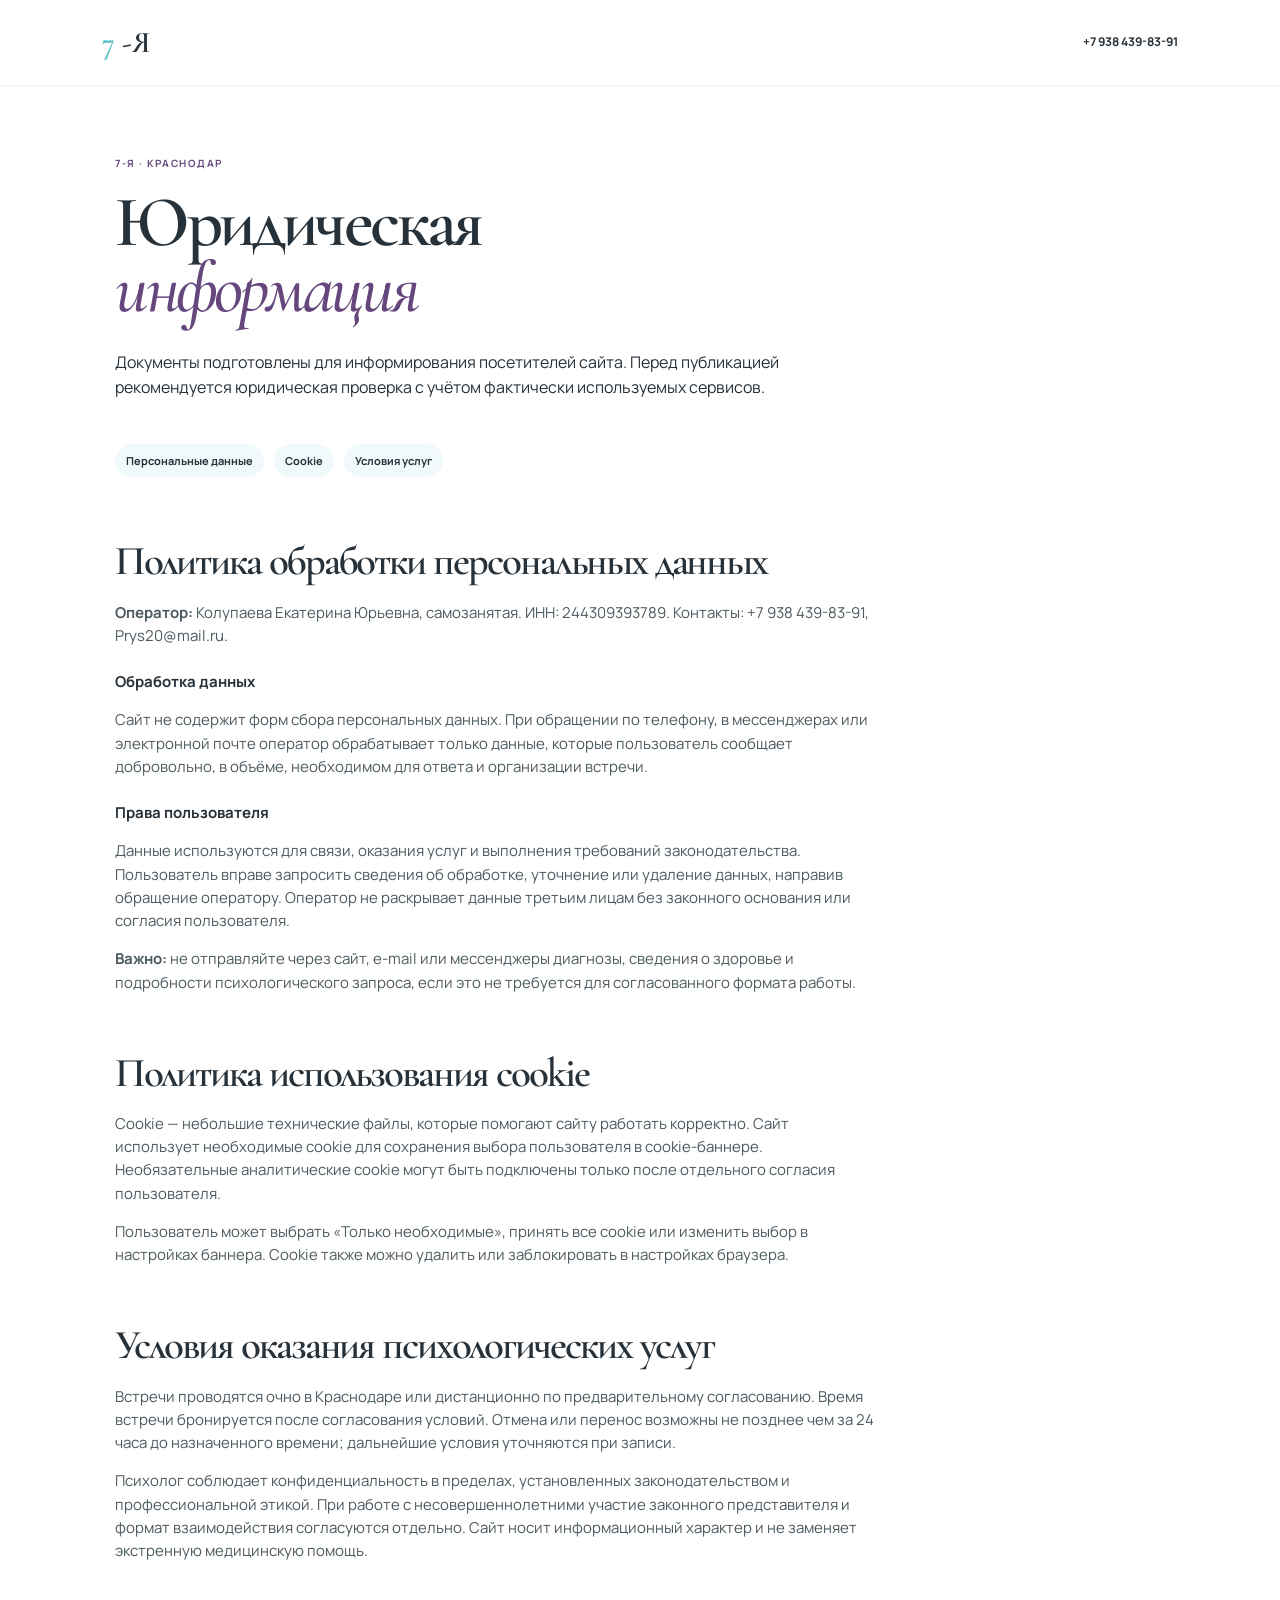
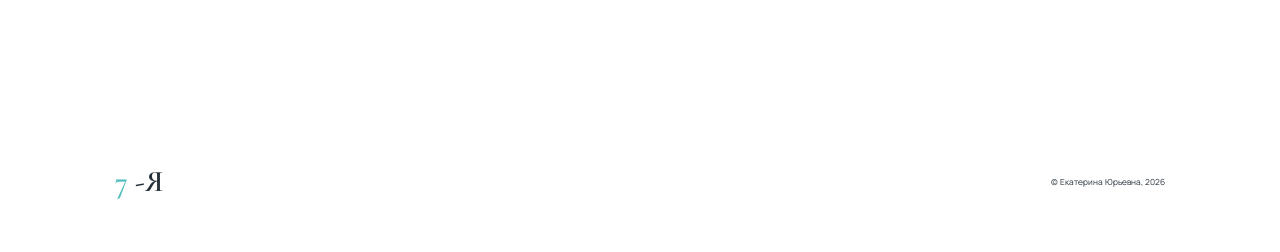
<file: legal.html>
<!doctype html><html lang="ru"><head><meta charset="UTF-8"><meta name="viewport" content="width=device-width,initial-scale=1.0"><link rel="canonical" href="https://психолог-колупаева.рф/legal.html"><link rel="icon" href="assets/favicon.svg" type="image/svg+xml"><title>Юридическая информация — 7-Я</title><link rel="preconnect" href="https://fonts.googleapis.com"><link rel="preconnect" href="https://fonts.gstatic.com" crossorigin><link href="https://fonts.googleapis.com/css2?family=Cormorant+Garamond:wght@500;600;700&family=Manrope:wght@400;500;600;700&display=swap" rel="stylesheet"><link rel="stylesheet" href="styles.css"></head><body><header><a class="brand" href="index.html"><span>7</span>-Я</a><a href="tel:+79384398391" class="phone">+7 938 439-83-91</a></header><main class="legal section"><p class="eyebrow">7-Я · Краснодар</p><h1>Юридическая<br><i>информация</i></h1><p class="lead">Документы подготовлены для информирования посетителей сайта. Перед публикацией рекомендуется юридическая проверка с учётом фактически используемых сервисов.</p><nav class="legal-nav"><a href="#privacy">Персональные данные</a><a href="#cookies">Cookie</a><a href="#offer">Условия услуг</a></nav><section id="privacy"><h2>Политика обработки персональных данных</h2><p><b>Оператор:</b> Колупаева Екатерина Юрьевна, самозанятая. ИНН: 244309393789. Контакты: +7 938 439-83-91, Prys20@mail.ru.</p><h3>Обработка данных</h3><p>Сайт не содержит форм сбора персональных данных. При обращении по телефону, в мессенджерах или электронной почте оператор обрабатывает только данные, которые пользователь сообщает добровольно, в объёме, необходимом для ответа и организации встречи.</p><h3>Права пользователя</h3><p>Данные используются для связи, оказания услуг и выполнения требований законодательства. Пользователь вправе запросить сведения об обработке, уточнение или удаление данных, направив обращение оператору. Оператор не раскрывает данные третьим лицам без законного основания или согласия пользователя.</p><p><b>Важно:</b> не отправляйте через сайт, e-mail или мессенджеры диагнозы, сведения о здоровье и подробности психологического запроса, если это не требуется для согласованного формата работы.</p></section><section id="cookies"><h2>Политика использования cookie</h2><p>Cookie — небольшие технические файлы, которые помогают сайту работать корректно. Сайт использует необходимые cookie для сохранения выбора пользователя в cookie-баннере. Необязательные аналитические cookie могут быть подключены только после отдельного согласия пользователя.</p><p>Пользователь может выбрать «Только необходимые», принять все cookie или изменить выбор в настройках баннера. Cookie также можно удалить или заблокировать в настройках браузера.</p></section><section id="offer"><h2>Условия оказания психологических услуг</h2><p>Встречи проводятся очно в Краснодаре или дистанционно по предварительному согласованию. Время встречи бронируется после согласования условий. Отмена или перенос возможны не позднее чем за 24 часа до назначенного времени; дальнейшие условия уточняются при записи.</p><p>Психолог соблюдает конфиденциальность в пределах, установленных законодательством и профессиональной этикой. При работе с несовершеннолетними участие законного представителя и формат взаимодействия согласуются отдельно. Сайт носит информационный характер и не заменяет экстренную медицинскую помощь.</p></section></main><footer><a class="brand" href="index.html"><span>7</span>-Я</a><small>© Екатерина Юрьевна, 2026</small></footer></body></html>
</file>
<file: styles.css>
:root{--ink:#26313a;--v:#65477d;--t:#55bfc0;--sky:#a8d9ec;--pale:#f2f9fc;--serif:"Cormorant Garamond",Georgia,serif;--sans:Manrope,Arial,sans-serif}*{box-sizing:border-box}html{scroll-behavior:smooth}body{margin:0;color:var(--ink);font:400 15px/1.55 var(--sans)}a{text-decoration:none;color:inherit}header{height:86px;padding:0 8vw;display:flex;align-items:center;justify-content:space-between;gap:25px}.brand{font:600 30px/1 var(--serif)}.brand span{color:var(--t)}nav{display:flex;gap:26px;font-size:12px}.phone{font-size:12px;font-weight:700}.section{padding:105px 9vw}.hero{display:grid;grid-template-columns:1.04fr .96fr;gap:5vw;align-items:center;padding-top:45px;min-height:650px}.eyebrow{font-size:10px;letter-spacing:.15em;text-transform:uppercase;color:var(--v);font-weight:700;margin:0 0 18px}h1,h2{font:600 clamp(46px,5.6vw,77px)/.93 var(--serif);letter-spacing:-.05em;margin:0}h2{font-size:clamp(42px,4.5vw,65px)}h1 i,h2 i{font-weight:500;color:var(--v)}.lead,.intro{font-size:16px;max-width:500px;margin:27px 0}.buttons{display:flex;gap:10px;flex-wrap:wrap}.button{display:inline-flex;padding:14px 19px;border-radius:99px;background:var(--v);color:#fff;font-size:12px;font-weight:700;transition:.2s}.button:hover{transform:translateY(-2px)}.secondary{background:#fff;color:var(--ink);border:1px solid #d8e2e5}.facts{font-size:11px;color:#647277;margin-top:30px}.hero-photo{height:550px;position:relative;border-radius:180px 180px 20px 20px;overflow:hidden}.hero-photo img{width:100%;height:100%;object-fit:cover}.hero-photo small{position:absolute;bottom:18px;left:18px;background:#fffffff2;padding:11px 15px;border-radius:12px;font-size:11px}.hero-photo small:first-letter{color:var(--t)}.pale{background:var(--pale)}.center{text-align:center}.feelings{display:grid;grid-template-columns:repeat(3,1fr);gap:12px;margin-top:46px}.feelings span{padding:28px 12px;min-height:100px;border-radius:12px;background:#fff;display:flex;align-items:center;justify-content:center;font:600 23px/1.05 var(--serif)}.feelings span:nth-child(2),.feelings span:nth-child(5){background:var(--sky)}.cards{display:grid;grid-template-columns:repeat(4,1fr);gap:13px;margin:43px 0 18px;text-align:left}.cards article{min-height:215px;border:1px solid #d9e4e7;border-radius:12px;padding:22px}.cards article>b,.steps article>b{color:var(--t);font:500 21px var(--serif)}h3{margin:38px 0 6px;font-size:15px}.cards p,.steps p{margin:0;color:#67747a;font-size:12px}.link{font-size:12px;font-weight:700;color:var(--v)}.violet{background:var(--v);color:#fff}.violet .eyebrow,.violet h2 i{color:var(--sky)}.group{display:grid;grid-template-columns:1fr 1fr;align-items:center;gap:8vw}.group>div>p{max-width:420px}.aqua{background:var(--t);margin-top:12px}.group ul{padding:0;margin:0;list-style:none}.group li{font:500 25px var(--serif);padding:17px 0;border-bottom:1px solid #ffffff55}.steps{margin:45px auto 0;max-width:940px;display:grid;grid-template-columns:repeat(4,1fr);text-align:left;gap:24px}.steps h3{margin:18px 0 7px}.about{background:var(--sky);display:grid;grid-template-columns:.65fr 1fr;gap:8vw;align-items:center}.seven{font:600 clamp(140px,19vw,270px)/.8 var(--serif);color:#fff}.seven span{color:var(--v)}.about>div>p:not(.eyebrow):not(.tags){font-size:16px;max-width:580px}.tags{display:flex;flex-wrap:wrap;gap:7px}.tags span{font-size:10px;background:#ffffffa8;border-radius:99px;padding:7px 10px}.prices{margin:42px auto 13px;max-width:850px;border-top:1px solid #d8e3e6;text-align:left}.prices p{display:grid;grid-template-columns:1.3fr 1fr 1fr;margin:0;padding:15px 0;border-bottom:1px solid #d8e3e6}.prices span,.prices+small{font-size:11px;color:#68777d}.prices strong{text-align:right;font-size:13px}.faq{display:grid;grid-template-columns:.8fr 1.2fr;gap:8vw;text-align:left}.faq details{padding:17px 0;border-top:1px solid #cfdee2}.faq details:last-child{border-bottom:1px solid #cfdee2}.faq summary{font-size:13px;font-weight:700;cursor:pointer;list-style:none;display:flex;justify-content:space-between}.faq summary::-webkit-details-marker{display:none}.faq summary b{color:var(--v);font-size:19px}.faq details p{font-size:12px;color:#647278}.contact{background:var(--t);color:#fff}.contact .eyebrow,.contact h2 i{color:var(--v)}.contact>p:not(.eyebrow){max-width:480px;margin:24px auto}.contact .buttons{justify-content:center}.white{background:#fff;color:var(--v)}.clear{background:transparent;border:1px solid #ffffffaa}.contact small{display:block;margin-top:40px}footer{padding:40px 9vw 55px;display:flex;align-items:center;justify-content:space-between;font-size:10px}footer div{display:flex;gap:17px;color:#647278}.cookie{position:fixed;z-index:5;bottom:20px;left:20px;max-width:420px;background:#fff;padding:18px;border:1px solid #dbe6e8;border-radius:15px;box-shadow:0 15px 40px #26313a22;font-size:11px}.cookie p{margin:5px 0}.cookie>a{color:var(--v);text-decoration:underline}.cookie button{font:700 10px var(--sans);background:var(--v);border:0;color:#fff;padding:8px 10px;border-radius:99px;cursor:pointer}.cookie .muted{background:var(--pale);color:var(--ink)}.cookie .x{position:absolute;right:10px;top:8px;background:none;color:#647278;font-size:18px}.cookie .settings{display:block;border-top:1px solid #e0e8ea;padding-top:9px}.cookie .settings button{margin-left:8px}.mobile{display:none}.legal{max-width:1000px;padding-top:70px}.legal .lead{max-width:680px}.legal-nav{display:flex;flex-wrap:wrap;gap:10px;margin:45px 0 65px}.legal-nav a{padding:8px 11px;background:var(--pale);border-radius:99px;font-size:11px;font-weight:700}.legal section{padding:0 0 45px}.legal h2{font-size:41px;margin-bottom:20px}.legal h3{margin:23px 0 7px}.legal section p{max-width:760px;color:#4c5a60}
@media(max-width:760px){header{height:68px;padding:0 6vw}header nav,.phone{display:none}.section{padding:75px 6vw}.hero{display:flex;flex-direction:column;padding-top:20px;min-height:0}.hero-photo{order:-1;width:100%;height:420px;border-radius:125px 125px 18px 18px}.feelings,.cards{grid-template-columns:1fr 1fr}.feelings{margin-top:32px}.feelings span{font-size:20px}.cards article{min-height:185px;padding:18px}.cards h3{margin-top:29px}.group,.about,.faq{display:block}.group ul{margin-top:36px}.group li{font-size:21px}.steps{grid-template-columns:1fr 1fr;gap:28px}.seven{font-size:135px;margin-bottom:36px}.prices p{grid-template-columns:1.2fr .6fr .9fr}.faq>div+div{margin-top:38px}.contact h2{font-size:45px}footer{display:block;padding:30px 6vw 80px}footer div{display:grid;gap:7px;margin:20px 0}.mobile{position:fixed;bottom:0;z-index:4;width:100%;height:60px;display:grid;grid-template-columns:repeat(3,1fr);align-items:center;text-align:center;background:#fff;border-top:1px solid #dbe6e8;font-size:10px;font-weight:700}.mobile a:first-child{color:var(--v)}.cookie{left:10px;right:10px;bottom:70px;max-width:none}.legal{padding-top:45px}.legal h1{font-size:52px}.legal h2{font-size:38px}}

/* Fixed navigation and mobile controls */
body{padding-top:86px}header{position:fixed;top:0;left:0;right:0;z-index:20;background:rgba(255,255,255,.96);border-bottom:1px solid #eef2f3;backdrop-filter:blur(12px)}.phone-icon,.menu-toggle{display:none}.hero-photo img{object-position:center 33%}.brand{display:inline-flex;align-items:center;gap:7px;color:var(--ink)}.brand-name{font:600 30px/1 var(--serif);letter-spacing:-1px}.triquetra{width:29px;height:29px;color:var(--t);flex:0 0 auto}
 .service-intro-row{display:flex;align-items:center;justify-content:space-between;gap:28px}.service-intro-row .intro{margin:27px 0}.service-cta{flex:0 0 auto}.cookie{display:flex;align-items:center;gap:20px}.cookie[hidden]{display:none}.cookie-copy{flex:1}.cookie-action{flex:0 0 auto}.cookie-action button{white-space:nowrap}
@media(max-width:760px){body{padding-top:68px}header{height:68px;padding:0 6vw}.phone{display:none}.phone-icon{display:grid;place-items:center;margin-left:auto;width:34px;height:34px;border:1px solid #d8e2e5;border-radius:50%;font-size:17px;color:var(--v)}.menu-toggle{display:grid;gap:4px;width:34px;height:34px;padding:8px;border:0;background:transparent;cursor:pointer}.menu-toggle span{display:block;width:100%;height:1.5px;background:var(--ink);transition:.2s}.menu-toggle[aria-expanded="true"] span:nth-child(1){transform:translateY(5.5px) rotate(45deg)}.menu-toggle[aria-expanded="true"] span:nth-child(2){opacity:0}.menu-toggle[aria-expanded="true"] span:nth-child(3){transform:translateY(-5.5px) rotate(-45deg)}header nav.open{display:grid;position:absolute;top:60px;left:6vw;right:6vw;z-index:21;padding:18px;background:#fff;border:1px solid #d8e2e5;border-radius:14px;box-shadow:0 14px 34px #26313a18;font-size:13px}.menu-call{margin-top:6px;padding:11px 13px;border-radius:10px;background:var(--v);color:#fff;text-align:center;font-weight:700}.hero-photo img{object-position:center 27%}}
@media(max-width:760px){.service-intro-row{display:block}.service-intro-row .service-cta{margin-top:4px}.cookie{display:flex}.cookie-action{align-self:center}}

/* Reviews carousel */
.reviews{overflow:hidden}.reviews-head{display:flex;align-items:flex-end;justify-content:space-between;gap:30px;margin-bottom:42px}.reviews-controls{display:flex;align-items:center;gap:12px}.review-arrow,.lightbox-arrow,.lightbox-close{border:1px solid #d7e3e6;background:#fff;color:var(--ink);cursor:pointer;transition:.2s}.review-arrow{width:46px;height:46px;border-radius:50%;font-size:19px}.review-arrow:hover{background:var(--v);border-color:var(--v);color:#fff}.review-count{min-width:58px;text-align:center;font-size:11px;font-weight:700;color:#65737a}.reviews-viewport{overflow:hidden}.reviews-track{display:flex;gap:18px;transition:transform .45s cubic-bezier(.22,.61,.36,1);touch-action:pan-y}.review-slide{flex:0 0 calc((100% - 36px)/3);height:520px;padding:0;overflow:hidden;border:1px solid #d7e3e6;border-radius:18px;background:var(--pale);cursor:zoom-in}.review-slide img{width:100%;height:100%;display:block;object-fit:cover;object-position:top;transition:transform .35s}.review-slide:hover img{transform:scale(1.02)}.reviews-hint{margin:18px 0 0;color:#6a777d;font-size:11px}.review-lightbox{position:fixed;inset:0;z-index:50;display:grid;grid-template-columns:60px minmax(0,900px) 60px;align-items:center;justify-content:center;gap:18px;padding:30px;background:#172029e8}.review-lightbox[hidden]{display:none}.review-lightbox img{display:block;max-width:100%;max-height:90vh;margin:auto;border-radius:12px;box-shadow:0 20px 70px #0008}.lightbox-arrow{width:50px;height:50px;border:0;border-radius:50%;font-size:20px}.lightbox-close{position:absolute;right:24px;top:20px;width:46px;height:46px;border:0;border-radius:50%;font-size:27px}.lightbox-arrow:hover,.lightbox-close:hover{background:var(--t);color:#fff}.review-lightbox-open{overflow:hidden}
@media(max-width:900px){.review-slide{flex-basis:calc((100% - 18px)/2)}}
@media(max-width:760px){.reviews-head{align-items:flex-end;margin-bottom:28px}.reviews-head h2{font-size:42px}.reviews-controls{gap:6px}.review-arrow{width:40px;height:40px}.review-count{min-width:47px}.review-slide{flex-basis:84%;height:470px}.review-lightbox{grid-template-columns:42px minmax(0,1fr) 42px;gap:7px;padding:64px 8px 20px}.lightbox-arrow{width:40px;height:40px}.lightbox-close{right:12px;top:12px;width:40px;height:40px}.review-lightbox img{max-height:82vh}}
.lightbox-arrow{position:relative;z-index:2}.lightbox-close{z-index:3}
.review-lightbox img{cursor:zoom-out}

/* Certificates carousel */
.certificates{overflow:hidden;background:#fff}.certificates-head{display:flex;align-items:flex-end;justify-content:space-between;gap:30px;margin-bottom:42px}.certificates-controls{display:flex;align-items:center;gap:12px}.certificate-arrow{width:46px;height:46px;border:1px solid #d7e3e6;border-radius:50%;background:#fff;color:var(--ink);font-size:19px;cursor:pointer;transition:.2s}.certificate-arrow:hover{background:var(--v);border-color:var(--v);color:#fff}.certificate-count{min-width:58px;text-align:center;font-size:11px;font-weight:700;color:#65737a}.certificates-viewport{overflow:hidden}.certificates-track{display:flex;gap:18px;transition:transform .45s cubic-bezier(.22,.61,.36,1);touch-action:pan-y}.certificate-slide{flex:0 0 calc((100% - 36px)/3);height:470px;padding:18px;overflow:hidden;border:1px solid #d7e3e6;border-radius:18px;background:var(--pale);cursor:zoom-in}.certificate-slide img{width:100%;height:100%;display:block;object-fit:contain;transition:transform .35s}.certificate-slide:hover img{transform:scale(1.02)}.certificates-hint{margin:18px 0 0;color:#6a777d;font-size:11px}.certificate-lightbox{position:fixed;inset:0;z-index:55;display:grid;grid-template-columns:60px minmax(0,900px) 60px;align-items:center;justify-content:center;gap:18px;padding:30px;background:#172029e8}.certificate-lightbox[hidden]{display:none}.certificate-lightbox img{display:block;max-width:100%;max-height:90vh;margin:auto;border-radius:12px;box-shadow:0 20px 70px #0008;cursor:zoom-out}.certificate-lightbox-arrow,.certificate-lightbox-close{position:relative;z-index:2;width:50px;height:50px;border:0;border-radius:50%;background:#fff;color:var(--ink);font-size:20px;cursor:pointer}.certificate-lightbox-close{position:absolute;z-index:3;right:24px;top:20px;font-size:27px}.certificate-lightbox-arrow:hover,.certificate-lightbox-close:hover{background:var(--t);color:#fff}
@media(max-width:900px){.certificate-slide{flex-basis:calc((100% - 18px)/2)}}
@media(max-width:760px){.certificates-head{align-items:flex-end;margin-bottom:28px}.certificates-head h2{font-size:42px}.certificates-controls{gap:6px}.certificate-arrow{width:40px;height:40px}.certificate-count{min-width:47px}.certificate-slide{flex-basis:84%;height:430px;padding:12px}.certificate-lightbox{grid-template-columns:42px minmax(0,1fr) 42px;gap:7px;padding:64px 8px 20px}.certificate-lightbox-arrow{width:40px;height:40px}.certificate-lightbox-close{right:12px;top:12px;width:40px;height:40px}.certificate-lightbox img{max-height:82vh}}

/* Calm reveal motion */
.motion-ready .reveal{opacity:0;transform:translateY(24px);transition:opacity .7s cubic-bezier(.22,.61,.36,1),transform .7s cubic-bezier(.22,.61,.36,1)}.motion-ready .reveal.is-visible{opacity:1;transform:none}.motion-ready .reveal-item{opacity:0;transform:translateY(18px);transition:opacity .58s cubic-bezier(.22,.61,.36,1),transform .58s cubic-bezier(.22,.61,.36,1);transition-delay:var(--reveal-delay,0ms)}.motion-ready .reveal.is-visible .reveal-item,.motion-ready .reveal-item.is-visible{opacity:1;transform:none}.cards article,.steps article,.feelings span,.certificate-slide,.review-slide{will-change:transform}.cards article:hover,.steps article:hover{transform:translateY(-4px);box-shadow:0 14px 34px #26313a10;transition:transform .25s ease,box-shadow .25s ease}.feelings span{transition:transform .25s ease}.feelings span:hover{transform:translateY(-3px)}
@media(prefers-reduced-motion:reduce){html{scroll-behavior:auto}.motion-ready .reveal,.motion-ready .reveal-item{opacity:1;transform:none;transition:none}.cards article,.steps article,.feelings span,.certificate-slide,.review-slide,.button{transition:none!important}.cards article:hover,.steps article:hover,.feelings span:hover,.button:hover{transform:none}}

/* Comfortable spacing for process cards */
.steps{gap:12px}.steps article{padding:22px;border-radius:14px}
@media(max-width:760px){.steps{gap:12px}.steps article{padding:18px}}

/* FAQ accordion motion */
.faq details{overflow:hidden}.faq summary b{display:inline-grid;place-items:center;flex:0 0 24px;width:24px;height:24px;line-height:1;transform:rotate(0);transform-origin:center;transition:transform .35s cubic-bezier(.22,.61,.36,1),color .25s ease}.faq details[open] summary b{transform:rotate(45deg);color:var(--t)}.faq details p{display:block!important;max-height:0;margin:0;opacity:0;overflow:hidden;transform:translateY(-6px);transition:max-height .48s cubic-bezier(.22,.61,.36,1),opacity .32s ease,transform .4s ease,margin .4s ease}.faq details[open] p{max-height:180px;margin:12px 0 3px;opacity:1;transform:none}
@media(prefers-reduced-motion:reduce){.faq summary b,.faq details p{transition:none}}

.faq summary b{transition-duration:.32s}.faq details p{transition:max-height .68s cubic-bezier(.22,.61,.36,1),opacity .52s ease,transform .58s ease,margin .58s ease}.faq details.is-closing p{max-height:0;margin:0;opacity:0;transform:translateY(-6px)}.faq details.is-closing summary b{transform:rotate(0);color:var(--v)}
</file>
